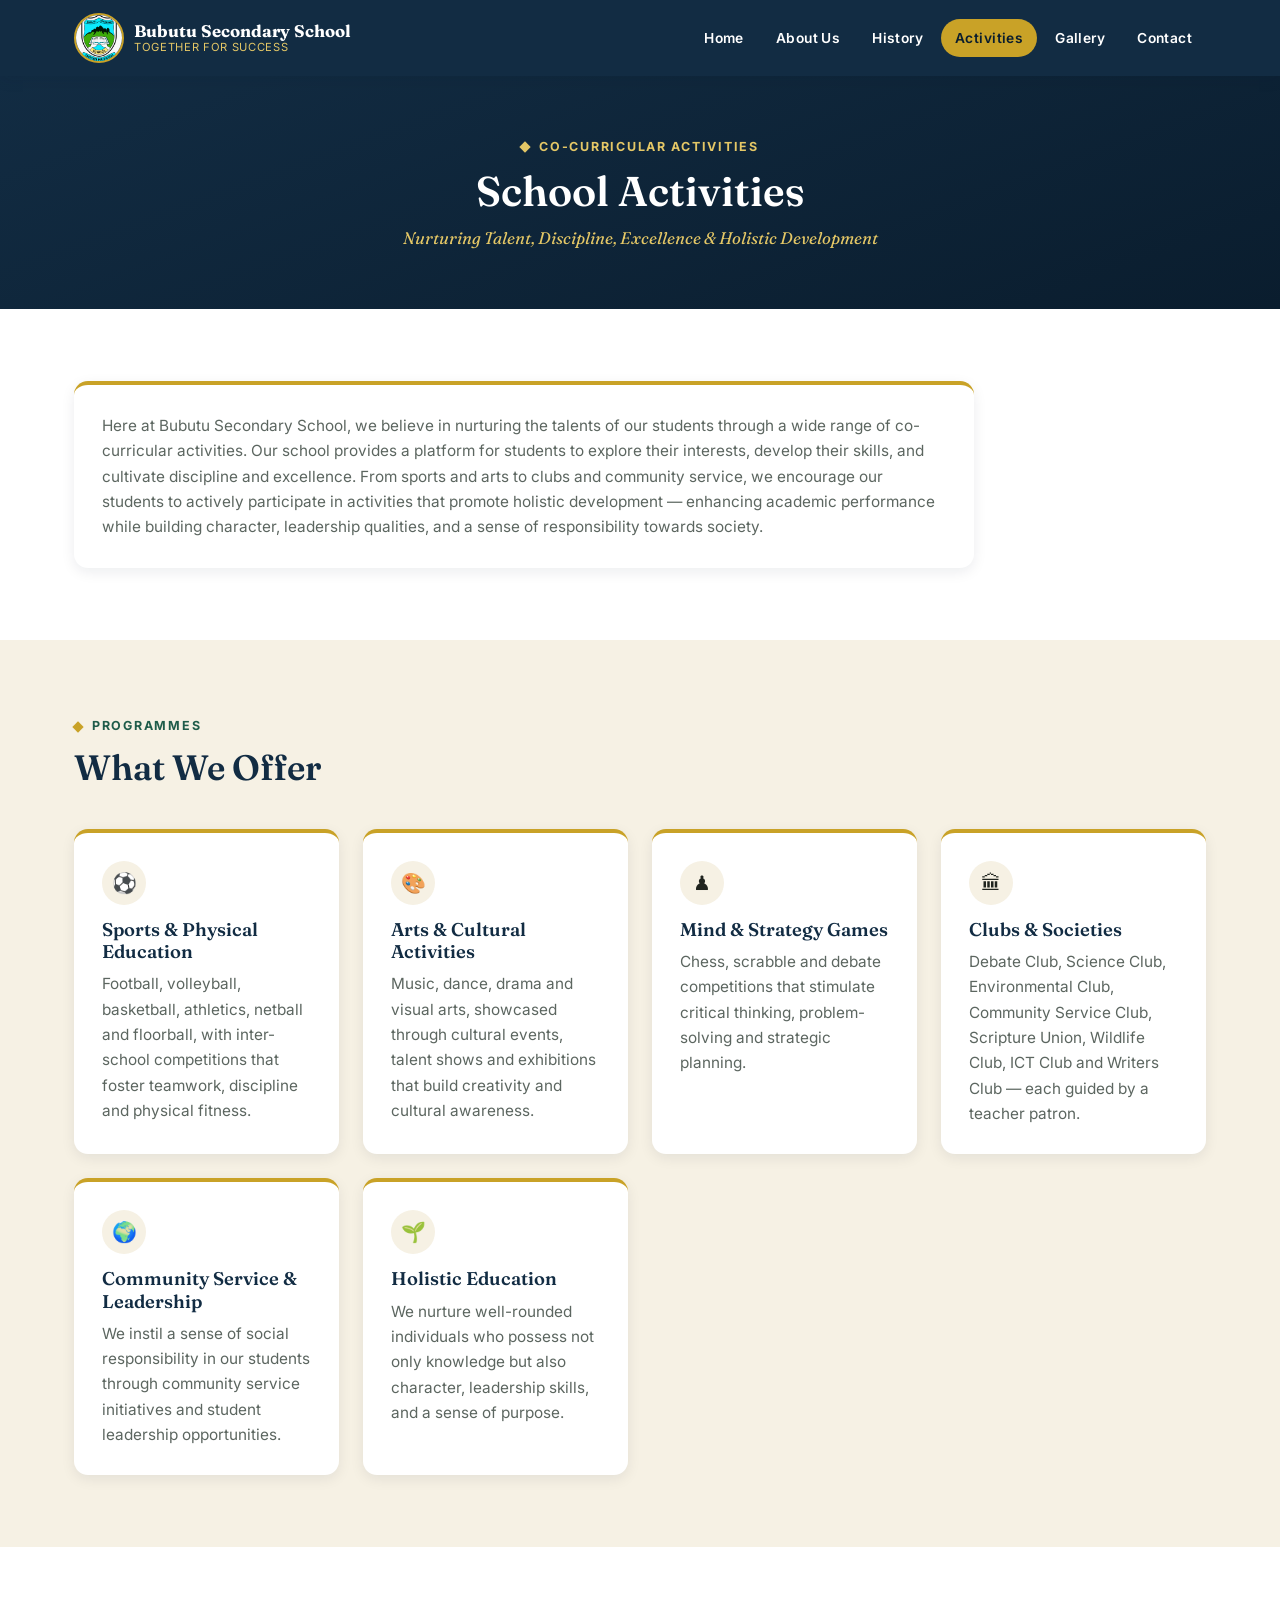
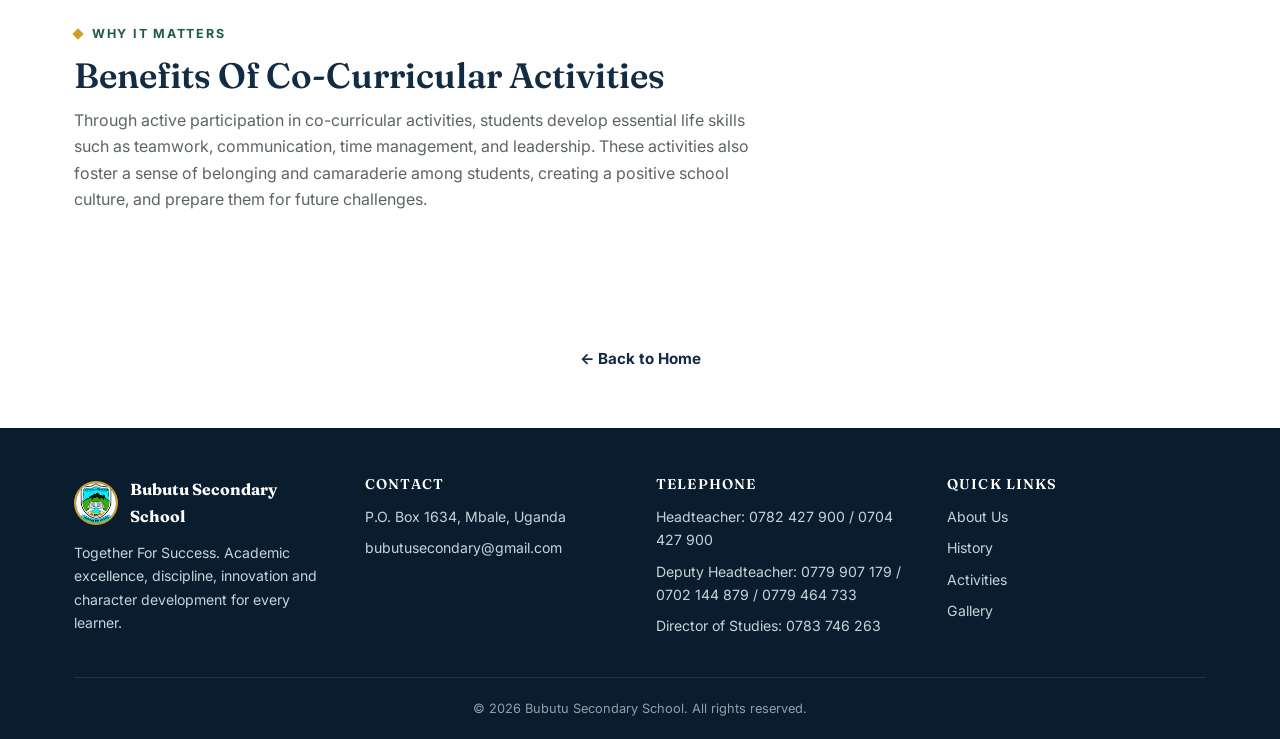
<file: activities.html>
<!DOCTYPE html>
<html lang="en">
<head>
    <meta charset="UTF-8">
    <meta name="viewport" content="width=device-width, initial-scale=1.0">
    <title>School Activities — Bubutu Secondary School</title>
    <link rel="preconnect" href="https://fonts.googleapis.com">
    <link href="https://fonts.googleapis.com/css2?family=Fraunces:wght@500;600;700&family=Inter:wght@400;500;600;700&display=swap" rel="stylesheet">
    <link rel="stylesheet" href="style.css">
</head>
<body>

    <header class="site-header">
        <div class="container">
            <a href="index.html" class="brand">
                <img src="IMG-20260710-WA0066.jpg" alt="Bubutu Secondary School logo" class="brand-mark">
                <span class="brand-text">
                    <span class="name">Bubutu Secondary School</span>
                    <span class="tagline">Together For Success</span>
                </span>
            </a>
            <button class="menu-toggle" aria-label="Toggle menu" aria-expanded="false" aria-controls="nav-links">
                <span class="bar"></span><span class="bar"></span><span class="bar"></span>
            </button>
            <nav id="nav-links" class="nav-links" aria-label="Primary">
                <a href="index.html">Home</a>
                <a href="ADMINS.html">About Us</a>
                <a href="history.html">History</a>
                <a href="activities.html">Activities</a>
                <a href="images.html">Gallery</a>
                <a href="index.html#contact">Contact</a>
            </nav>
        </div>
    </header>
    <div class="nav-overlay"></div>

    <section class="page-hero">
        <div class="container">
            <span class="eyebrow hero-eyebrow" style="justify-content:center;">Co-Curricular Activities</span>
            <h1>School Activities</h1>
            <p>Nurturing Talent, Discipline, Excellence &amp; Holistic Development</p>
        </div>
    </section>

    <section class="section">
        <div class="container">
            <div class="card reveal prose" style="max-width:900px;">
                <p>Here at Bubutu Secondary School, we believe in nurturing the talents of our students through a wide range of co-curricular activities. Our school provides a platform for students to explore their interests, develop their skills, and cultivate discipline and excellence. From sports and arts to clubs and community service, we encourage our students to actively participate in activities that promote holistic development — enhancing academic performance while building character, leadership qualities, and a sense of responsibility towards society.</p>
            </div>
        </div>
    </section>

    <section class="section section-cream">
        <div class="container">
            <div class="section-head reveal">
                <span class="eyebrow">Programmes</span>
                <h2>What We Offer</h2>
            </div>
            <div class="card-grid reveal">
                <div class="card">
                    <div class="card-icon">⚽</div>
                    <h3>Sports &amp; Physical Education</h3>
                    <p>Football, volleyball, basketball, athletics, netball and floorball, with inter-school competitions that foster teamwork, discipline and physical fitness.</p>
                </div>
                <div class="card">
                    <div class="card-icon">🎨</div>
                    <h3>Arts &amp; Cultural Activities</h3>
                    <p>Music, dance, drama and visual arts, showcased through cultural events, talent shows and exhibitions that build creativity and cultural awareness.</p>
                </div>
                <div class="card">
                    <div class="card-icon">♟</div>
                    <h3>Mind &amp; Strategy Games</h3>
                    <p>Chess, scrabble and debate competitions that stimulate critical thinking, problem-solving and strategic planning.</p>
                </div>
                <div class="card">
                    <div class="card-icon">🏛</div>
                    <h3>Clubs &amp; Societies</h3>
                    <p>Debate Club, Science Club, Environmental Club, Community Service Club, Scripture Union, Wildlife Club, ICT Club and Writers Club — each guided by a teacher patron.</p>
                </div>
                <div class="card">
                    <div class="card-icon">🌍</div>
                    <h3>Community Service &amp; Leadership</h3>
                    <p>We instil a sense of social responsibility in our students through community service initiatives and student leadership opportunities.</p>
                </div>
                <div class="card">
                    <div class="card-icon">🌱</div>
                    <h3>Holistic Education</h3>
                    <p>We nurture well-rounded individuals who possess not only knowledge but also character, leadership skills, and a sense of purpose.</p>
                </div>
            </div>
        </div>
    </section>

    <section class="section">
        <div class="container">
            <div class="section-head reveal">
                <span class="eyebrow">Why It Matters</span>
                <h2>Benefits Of Co-Curricular Activities</h2>
                <p>Through active participation in co-curricular activities, students develop essential life skills such as teamwork, communication, time management, and leadership. These activities also foster a sense of belonging and camaraderie among students, creating a positive school culture, and prepare them for future challenges.</p>
            </div>
        </div>
    </section>

    <div class="back-link-wrap">
        <a href="index.html" class="back-link">&larr; Back to Home</a>
    </div>

    <footer class="site-footer">
        <div class="container">
            <div class="footer-grid">
                <div>
                    <div class="footer-brand">
                        <img src="IMG-20260710-WA0066.jpg" alt="Bubutu Secondary School logo">
                        <span>Bubutu Secondary School</span>
                    </div>
                    <p>Together For Success. Academic excellence, discipline, innovation and character development for every learner.</p>
                </div>
                <div>
                    <h4>Contact</h4>
                    <p>P.O. Box 1634, Mbale, Uganda</p>
                    <a href="mailto:bubutusecondary@gmail.com">bubutusecondary@gmail.com</a>
                </div>
                <div>
                    <h4>Telephone</h4>
                    <p>Headteacher: 0782 427 900 / 0704 427 900</p>
                    <p>Deputy Headteacher: 0779 907 179 / 0702 144 879 / 0779 464 733</p>
                    <p>Director of Studies: 0783 746 263</p>
                </div>
                <div>
                    <h4>Quick Links</h4>
                    <a href="ADMINS.html">About Us</a>
                    <a href="history.html">History</a>
                    <a href="activities.html">Activities</a>
                    <a href="images.html">Gallery</a>
                </div>
            </div>
            <div class="footer-bottom">&copy; 2026 Bubutu Secondary School. All rights reserved.</div>
        </div>
    </footer>

    <script src="script.js"></script>
</body>
</html>
</file>
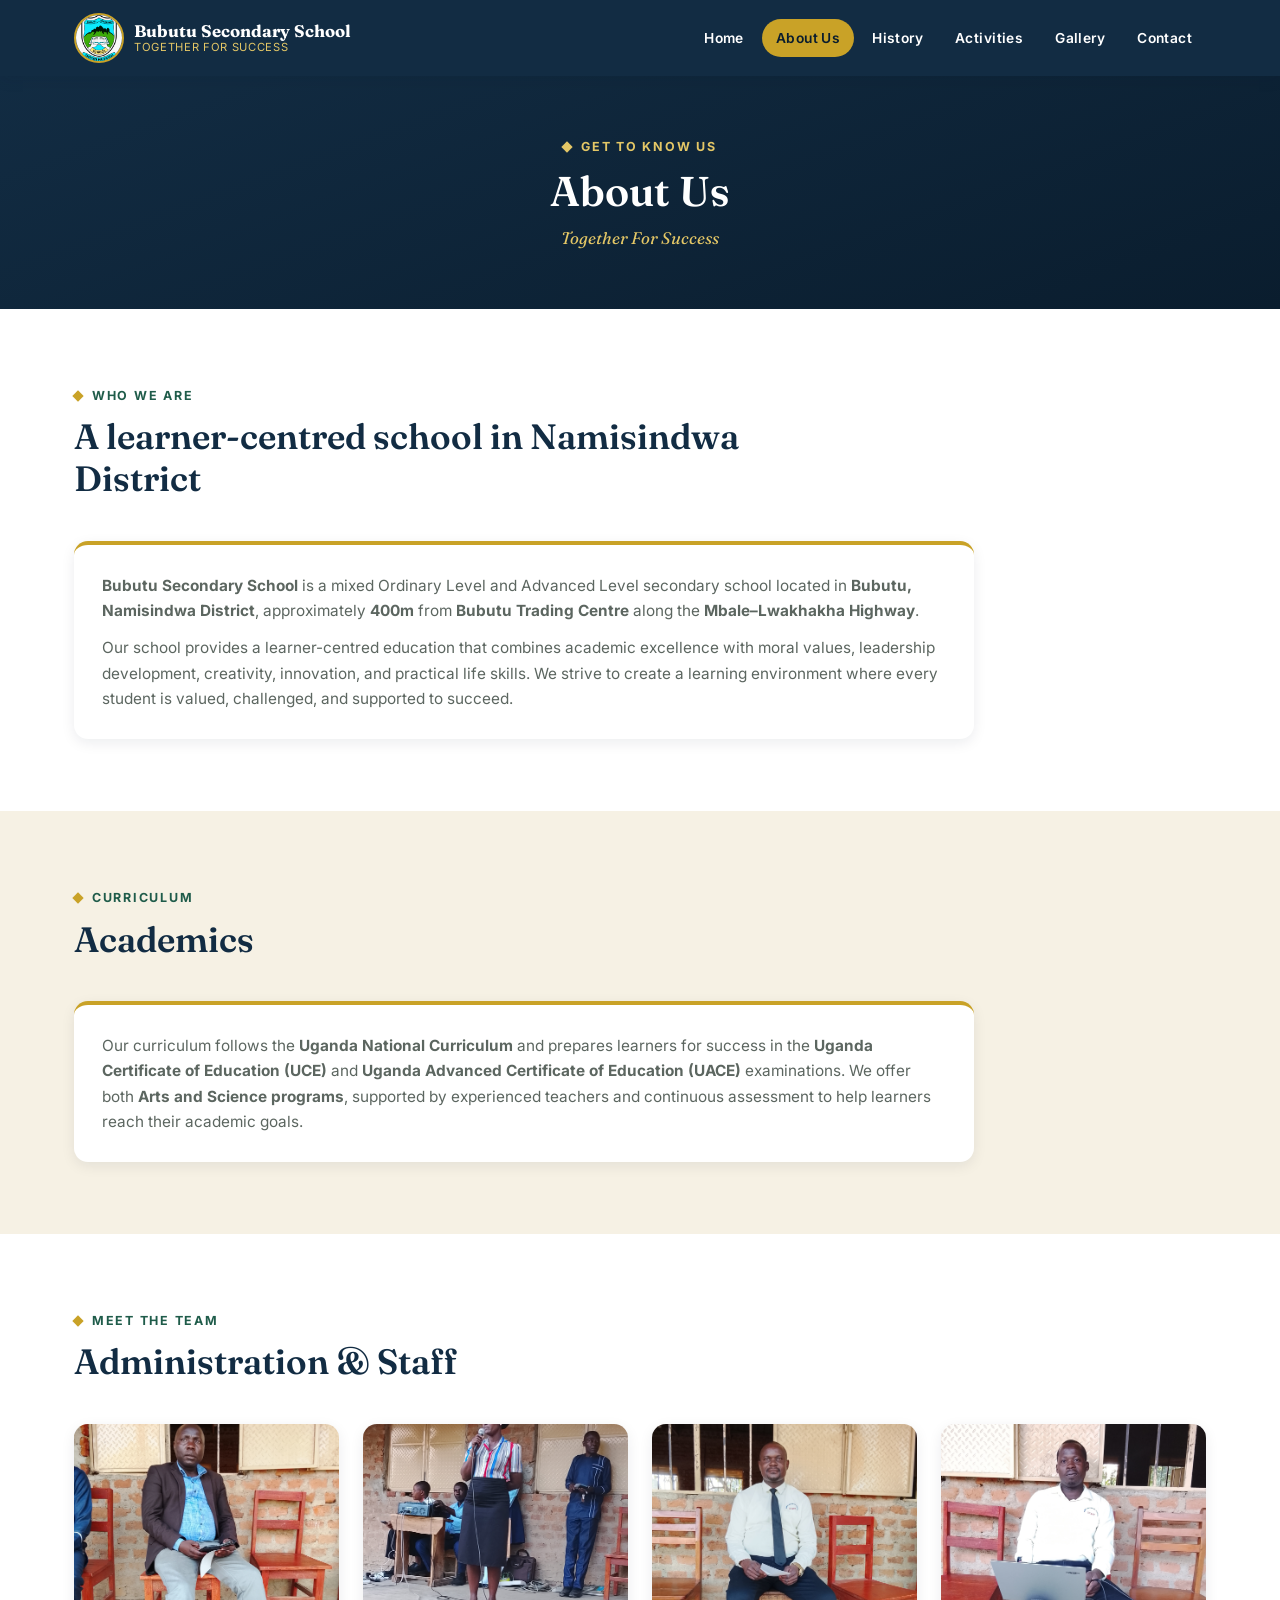
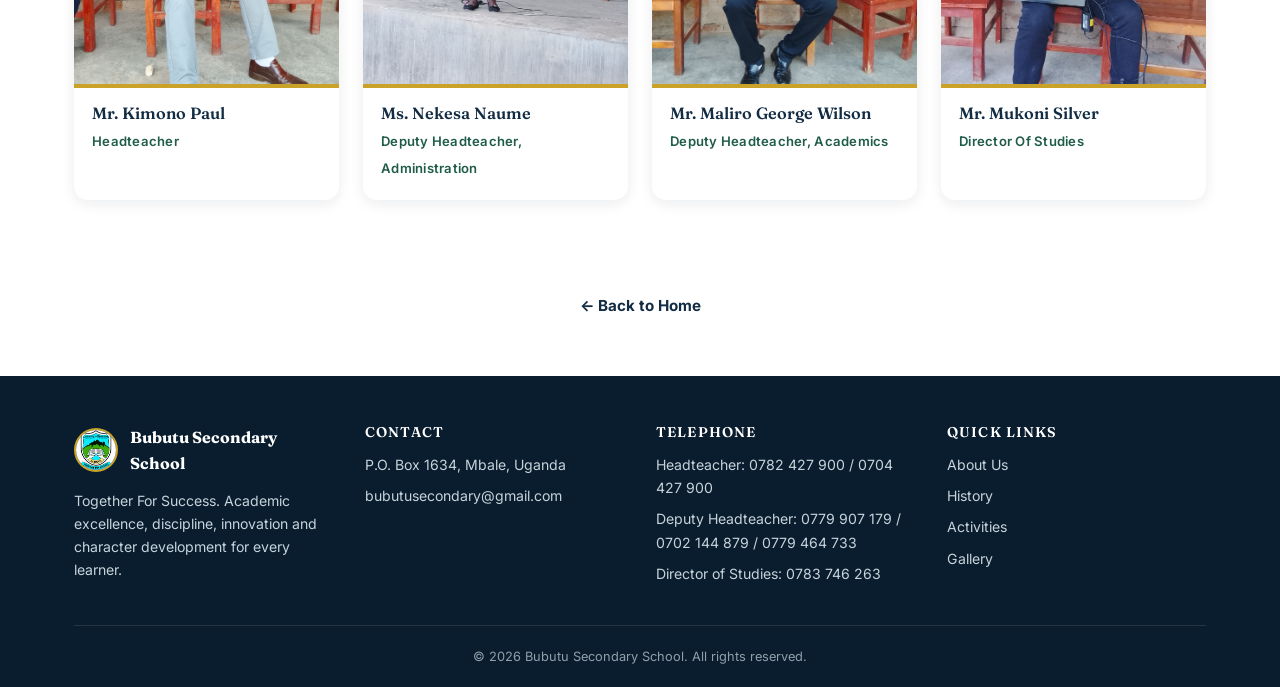
<file: ADMINS.html>
<!DOCTYPE html>
<html lang="en">
<head>
    <meta charset="UTF-8">
    <meta name="viewport" content="width=device-width, initial-scale=1.0">
    <title>About Us — Bubutu Secondary School</title>
    <link rel="preconnect" href="https://fonts.googleapis.com">
    <link href="https://fonts.googleapis.com/css2?family=Fraunces:wght@500;600;700&family=Inter:wght@400;500;600;700&display=swap" rel="stylesheet">
    <link rel="stylesheet" href="style.css">
</head>
<body>

    <header class="site-header">
        <div class="container">
            <a href="index.html" class="brand">
                <img src="IMG-20260710-WA0066.jpg" alt="Bubutu Secondary School logo" class="brand-mark">
                <span class="brand-text">
                    <span class="name">Bubutu Secondary School</span>
                    <span class="tagline">Together For Success</span>
                </span>
            </a>
            <button class="menu-toggle" aria-label="Toggle menu" aria-expanded="false" aria-controls="nav-links">
                <span class="bar"></span><span class="bar"></span><span class="bar"></span>
            </button>
            <nav id="nav-links" class="nav-links" aria-label="Primary">
                <a href="index.html">Home</a>
                <a href="ADMINS.html">About Us</a>
                <a href="history.html">History</a>
                <a href="activities.html">Activities</a>
                <a href="images.html">Gallery</a>
                <a href="index.html#contact">Contact</a>
            </nav>
        </div>
    </header>
    <div class="nav-overlay"></div>

    <section class="page-hero">
        <div class="container">
            <span class="eyebrow hero-eyebrow" style="justify-content:center;">Get To Know Us</span>
            <h1>About Us</h1>
            <p>Together For Success</p>
        </div>
    </section>

    <section class="section">
        <div class="container">
            <div class="section-head reveal">
                <span class="eyebrow">Who We Are</span>
                <h2>A learner-centred school in Namisindwa District</h2>
            </div>
            <div class="card reveal prose" style="max-width:900px;">
                <p><b>Bubutu Secondary School</b> is a mixed Ordinary Level and Advanced Level secondary school located in <b>Bubutu, Namisindwa District</b>, approximately <b>400m</b> from <b>Bubutu Trading Centre</b> along the <b>Mbale–Lwakhakha Highway</b>.</p>
                <p>Our school provides a learner-centred education that combines academic excellence with moral values, leadership development, creativity, innovation, and practical life skills. We strive to create a learning environment where every student is valued, challenged, and supported to succeed.</p>
            </div>
        </div>
    </section>

    <section class="section section-cream">
        <div class="container">
            <div class="section-head reveal">
                <span class="eyebrow">Curriculum</span>
                <h2>Academics</h2>
            </div>
            <div class="card reveal" style="max-width:900px;">
                <p>Our curriculum follows the <b>Uganda National Curriculum</b> and prepares learners for success in the <b>Uganda Certificate of Education (UCE)</b> and <b>Uganda Advanced Certificate of Education (UACE)</b> examinations. We offer both <b>Arts and Science programs</b>, supported by experienced teachers and continuous assessment to help learners reach their academic goals.</p>
            </div>
        </div>
    </section>

    <section class="section">
        <div class="container">
            <div class="section-head reveal">
                <span class="eyebrow">Meet The Team</span>
                <h2>Administration &amp; Staff</h2>
            </div>
            <div class="card-grid reveal">
                <div class="card-media">
                    <img src="IMG_20260706_171245.jpg" alt="Mr. Kimono Paul, Headteacher">
                    <div class="card-media-body">
                        <h3>Mr. Kimono Paul</h3>
                        <span>Headteacher</span>
                    </div>
                </div>
                <div class="card-media">
                    <img src="IMG_20260706_173821.jpg" alt="Ms. Nekesa Naume, Deputy Headteacher Administration">
                    <div class="card-media-body">
                        <h3>Ms. Nekesa Naume</h3>
                        <span>Deputy Headteacher, Administration</span>
                    </div>
                </div>
                <div class="card-media">
                    <img src="IMG_20260706_171310.jpg" alt="Mr. Maliro George Wilson, Deputy Headteacher Academics">
                    <div class="card-media-body">
                        <h3>Mr. Maliro George Wilson</h3>
                        <span>Deputy Headteacher, Academics</span>
                    </div>
                </div>
                <div class="card-media">
                    <img src="IMG_20260706_175711.jpg" alt="Mr. Mukoni Silver, Director of Studies">
                    <div class="card-media-body">
                        <h3>Mr. Mukoni Silver</h3>
                        <span>Director Of Studies</span>
                    </div>
                </div>
            </div>
        </div>
    </section>

    <div class="back-link-wrap">
        <a href="index.html" class="back-link">&larr; Back to Home</a>
    </div>

    <footer class="site-footer">
        <div class="container">
            <div class="footer-grid">
                <div>
                    <div class="footer-brand">
                        <img src="IMG-20260710-WA0066.jpg" alt="Bubutu Secondary School logo">
                        <span>Bubutu Secondary School</span>
                    </div>
                    <p>Together For Success. Academic excellence, discipline, innovation and character development for every learner.</p>
                </div>
                <div>
                    <h4>Contact</h4>
                    <p>P.O. Box 1634, Mbale, Uganda</p>
                    <a href="mailto:bubutusecondary@gmail.com">bubutusecondary@gmail.com</a>
                </div>
                <div>
                    <h4>Telephone</h4>
                    <p>Headteacher: 0782 427 900 / 0704 427 900</p>
                    <p>Deputy Headteacher: 0779 907 179 / 0702 144 879 / 0779 464 733</p>
                    <p>Director of Studies: 0783 746 263</p>
                </div>
                <div>
                    <h4>Quick Links</h4>
                    <a href="ADMINS.html">About Us</a>
                    <a href="history.html">History</a>
                    <a href="activities.html">Activities</a>
                    <a href="images.html">Gallery</a>
                </div>
            </div>
            <div class="footer-bottom">&copy; 2026 Bubutu Secondary School. All rights reserved.</div>
        </div>
    </footer>

    <script src="script.js"></script>
</body>
</html>
</file>
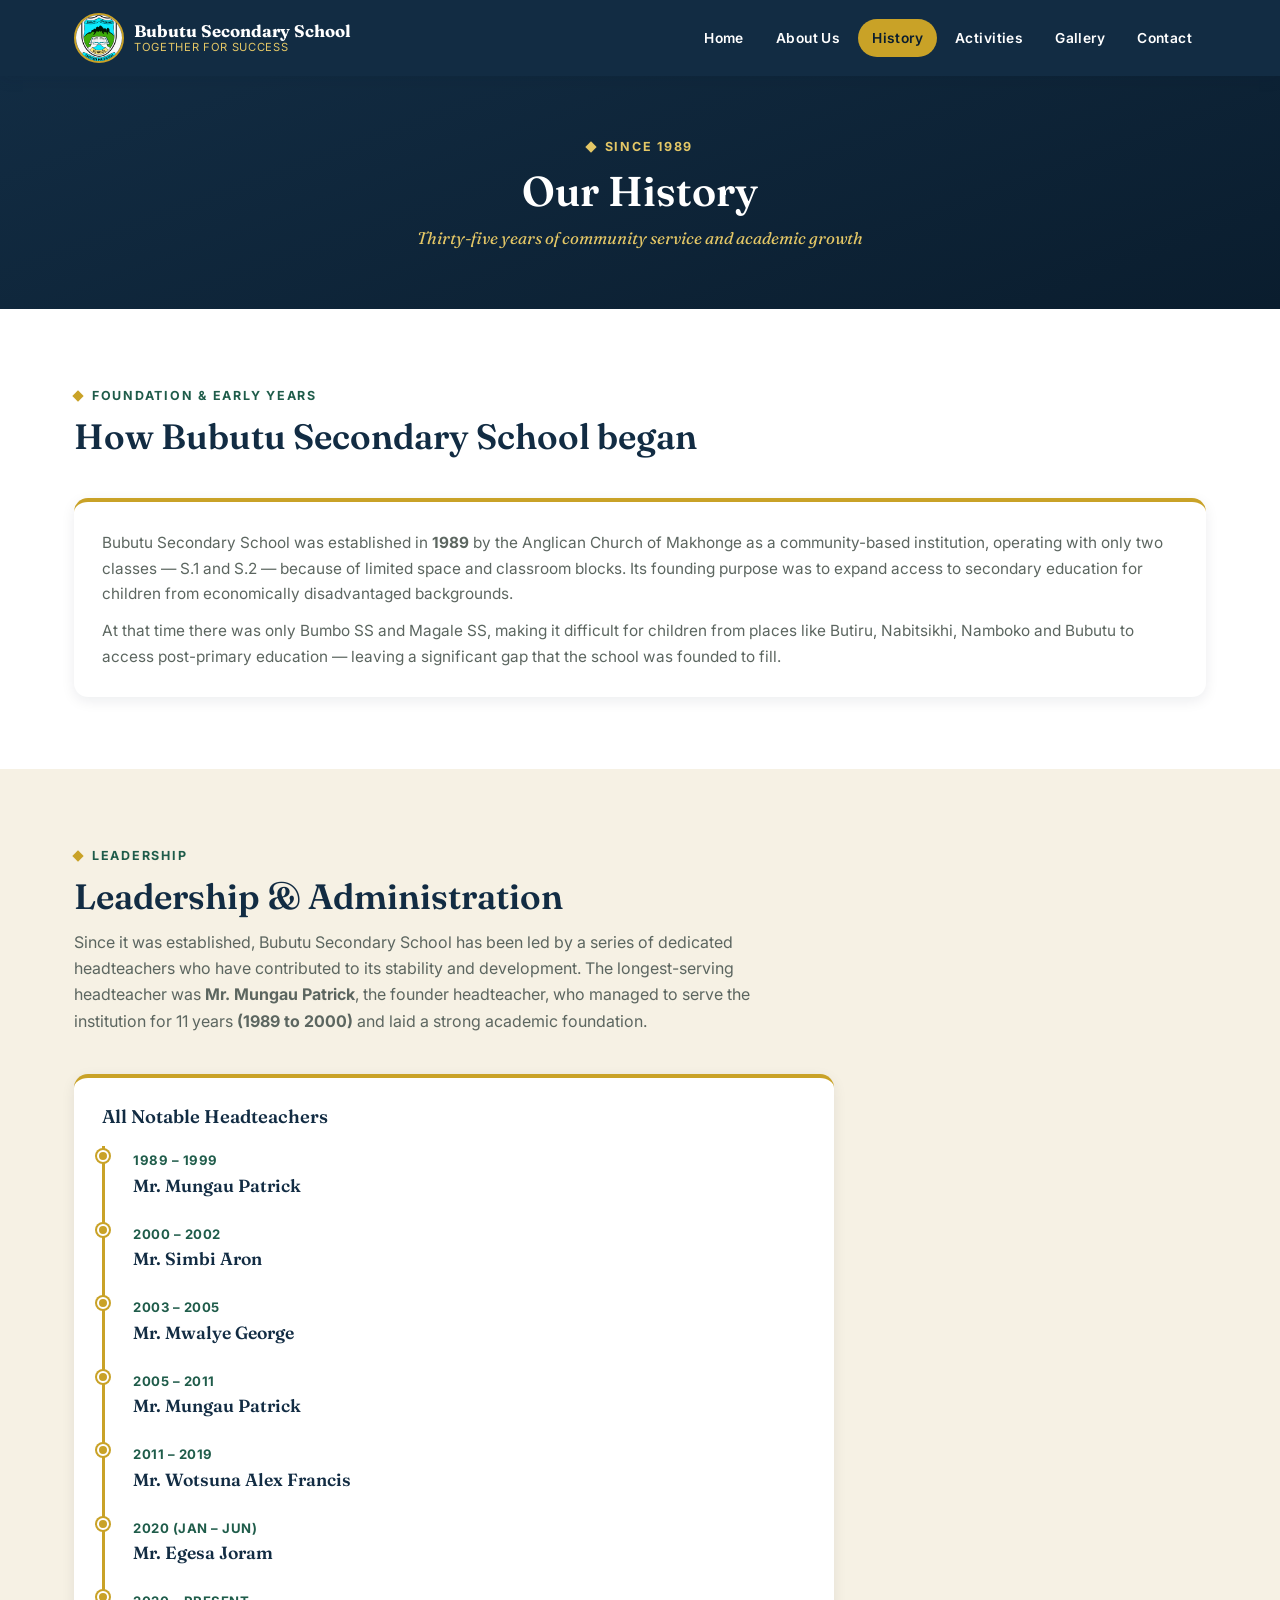
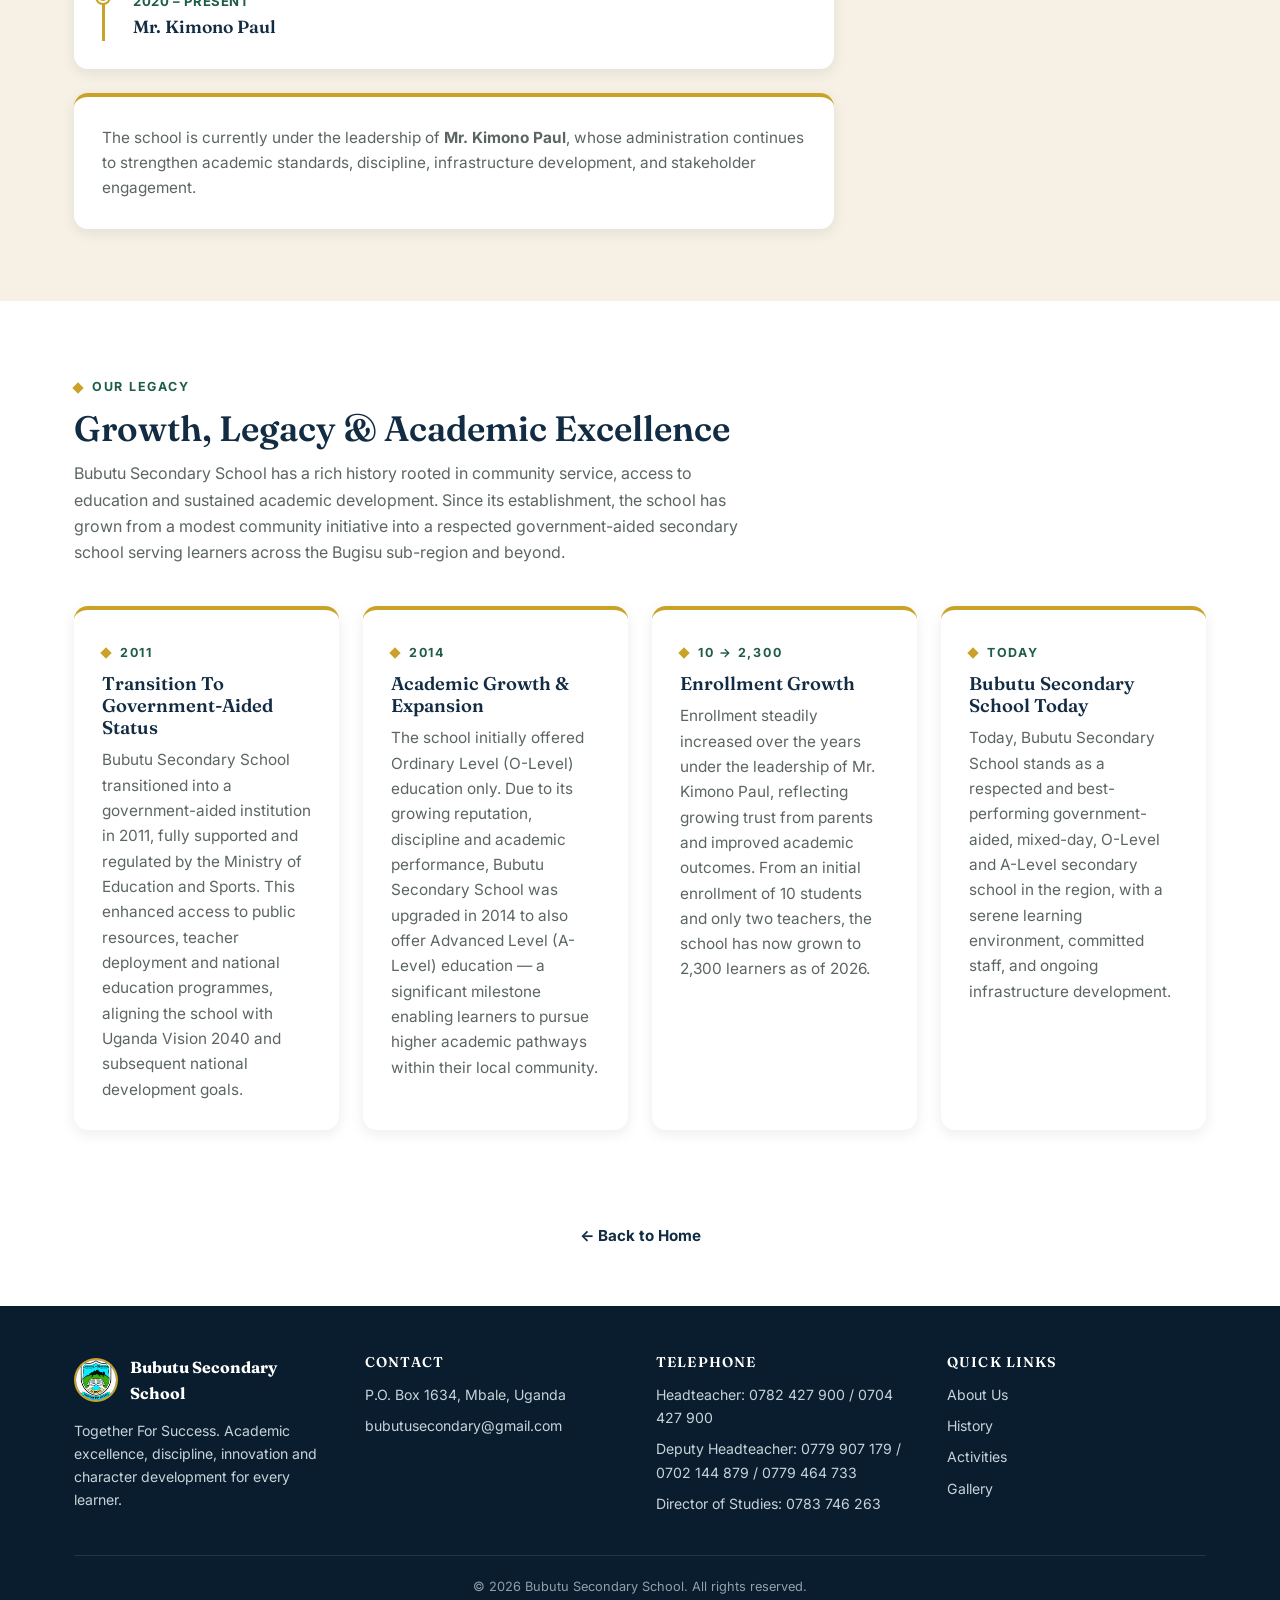
<file: history.html>
<!DOCTYPE html>
<html lang="en">
<head>
    <meta charset="UTF-8">
    <meta name="viewport" content="width=device-width, initial-scale=1.0">
    <title>Our History — Bubutu Secondary School</title>
    <link rel="preconnect" href="https://fonts.googleapis.com">
    <link href="https://fonts.googleapis.com/css2?family=Fraunces:wght@500;600;700&family=Inter:wght@400;500;600;700&display=swap" rel="stylesheet">
    <link rel="stylesheet" href="style.css">
</head>
<body>

    <header class="site-header">
        <div class="container">
            <a href="index.html" class="brand">
                <img src="IMG-20260710-WA0066.jpg" alt="Bubutu Secondary School logo" class="brand-mark">
                <span class="brand-text">
                    <span class="name">Bubutu Secondary School</span>
                    <span class="tagline">Together For Success</span>
                </span>
            </a>
            <button class="menu-toggle" aria-label="Toggle menu" aria-expanded="false" aria-controls="nav-links">
                <span class="bar"></span><span class="bar"></span><span class="bar"></span>
            </button>
            <nav id="nav-links" class="nav-links" aria-label="Primary">
                <a href="index.html">Home</a>
                <a href="ADMINS.html">About Us</a>
                <a href="history.html">History</a>
                <a href="activities.html">Activities</a>
                <a href="images.html">Gallery</a>
                <a href="index.html#contact">Contact</a>
            </nav>
        </div>
    </header>
    <div class="nav-overlay"></div>

    <section class="page-hero">
        <div class="container">
            <span class="eyebrow hero-eyebrow" style="justify-content:center;">Since 1989</span>
            <h1>Our History</h1>
            <p>Thirty-five years of community service and academic growth</p>
        </div>
    </section>

    <section class="section">
        <div class="container">
            <div class="section-head reveal">
                <span class="eyebrow">Foundation &amp; Early Years</span>
                <h2>How Bubutu Secondary School began</h2>
            </div>
            <div class="card reveal prose">
                <p>Bubutu Secondary School was established in <b>1989</b> by the Anglican Church of Makhonge as a community-based institution, operating with only two classes — S.1 and S.2 — because of limited space and classroom blocks. Its founding purpose was to expand access to secondary education for children from economically disadvantaged backgrounds.</p>
                <p>At that time there was only Bumbo SS and Magale SS, making it difficult for children from places like Butiru, Nabitsikhi, Namboko and Bubutu to access post-primary education — leaving a significant gap that the school was founded to fill.</p>
            </div>
        </div>
    </section>

    <section class="section section-cream">
        <div class="container">
            <div class="section-head reveal">
                <span class="eyebrow">Leadership</span>
                <h2>Leadership &amp; Administration</h2>
                <p>Since it was established, Bubutu Secondary School has been led by a series of dedicated headteachers who have contributed to its stability and development. The longest-serving headteacher was <b>Mr. Mungau Patrick</b>, the founder headteacher, who managed to serve the institution for 11 years <b>(1989 to 2000)</b> and laid a strong academic foundation.</p>
            </div>

            <div class="card reveal" style="max-width:760px;">
                <h3 style="margin-bottom:18px;">All Notable Headteachers</h3>
                <div class="timeline">
                    <div class="timeline-item">
                        <span class="years">1989 – 1999</span>
                        <h4>Mr. Mungau Patrick</h4>
                    </div>
                    <div class="timeline-item">
                        <span class="years">2000 – 2002</span>
                        <h4>Mr. Simbi Aron</h4>
                    </div>
                    <div class="timeline-item">
                        <span class="years">2003 – 2005</span>
                        <h4>Mr. Mwalye George</h4>
                    </div>
                    <div class="timeline-item">
                        <span class="years">2005 – 2011</span>
                        <h4>Mr. Mungau Patrick</h4>
                    </div>
                    <div class="timeline-item">
                        <span class="years">2011 – 2019</span>
                        <h4>Mr. Wotsuna Alex Francis</h4>
                    </div>
                    <div class="timeline-item">
                        <span class="years">2020 (Jan – Jun)</span>
                        <h4>Mr. Egesa Joram</h4>
                    </div>
                    <div class="timeline-item">
                        <span class="years">2020 – Present</span>
                        <h4>Mr. Kimono Paul</h4>
                    </div>
                </div>
            </div>

            <div class="card reveal prose" style="margin-top:24px; max-width:760px;">
                <p>The school is currently under the leadership of <b>Mr. Kimono Paul</b>, whose administration continues to strengthen academic standards, discipline, infrastructure development, and stakeholder engagement.</p>
            </div>
        </div>
    </section>

    <section class="section">
        <div class="container">
            <div class="section-head reveal">
                <span class="eyebrow">Our Legacy</span>
                <h2>Growth, Legacy &amp; Academic Excellence</h2>
                <p>Bubutu Secondary School has a rich history rooted in community service, access to education and sustained academic development. Since its establishment, the school has grown from a modest community initiative into a respected government-aided secondary school serving learners across the Bugisu sub-region and beyond.</p>
            </div>

            <div class="card-grid reveal">
                <div class="card">
                    <span class="eyebrow">2011</span>
                    <h3>Transition To Government-Aided Status</h3>
                    <p>Bubutu Secondary School transitioned into a government-aided institution in 2011, fully supported and regulated by the Ministry of Education and Sports. This enhanced access to public resources, teacher deployment and national education programmes, aligning the school with Uganda Vision 2040 and subsequent national development goals.</p>
                </div>
                <div class="card">
                    <span class="eyebrow">2014</span>
                    <h3>Academic Growth &amp; Expansion</h3>
                    <p>The school initially offered Ordinary Level (O-Level) education only. Due to its growing reputation, discipline and academic performance, Bubutu Secondary School was upgraded in 2014 to also offer Advanced Level (A-Level) education — a significant milestone enabling learners to pursue higher academic pathways within their local community.</p>
                </div>
                <div class="card">
                    <span class="eyebrow">10 → 2,300</span>
                    <h3>Enrollment Growth</h3>
                    <p>Enrollment steadily increased over the years under the leadership of Mr. Kimono Paul, reflecting growing trust from parents and improved academic outcomes. From an initial enrollment of 10 students and only two teachers, the school has now grown to 2,300 learners as of 2026.</p>
                </div>
                <div class="card">
                    <span class="eyebrow">Today</span>
                    <h3>Bubutu Secondary School Today</h3>
                    <p>Today, Bubutu Secondary School stands as a respected and best-performing government-aided, mixed-day, O-Level and A-Level secondary school in the region, with a serene learning environment, committed staff, and ongoing infrastructure development.</p>
                </div>
            </div>
        </div>
    </section>

    <div class="back-link-wrap">
        <a href="index.html" class="back-link">&larr; Back to Home</a>
    </div>

    <footer class="site-footer">
        <div class="container">
            <div class="footer-grid">
                <div>
                    <div class="footer-brand">
                        <img src="IMG-20260710-WA0066.jpg" alt="Bubutu Secondary School logo">
                        <span>Bubutu Secondary School</span>
                    </div>
                    <p>Together For Success. Academic excellence, discipline, innovation and character development for every learner.</p>
                </div>
                <div>
                    <h4>Contact</h4>
                    <p>P.O. Box 1634, Mbale, Uganda</p>
                    <a href="mailto:bubutusecondary@gmail.com">bubutusecondary@gmail.com</a>
                </div>
                <div>
                    <h4>Telephone</h4>
                    <p>Headteacher: 0782 427 900 / 0704 427 900</p>
                    <p>Deputy Headteacher: 0779 907 179 / 0702 144 879 / 0779 464 733</p>
                    <p>Director of Studies: 0783 746 263</p>
                </div>
                <div>
                    <h4>Quick Links</h4>
                    <a href="ADMINS.html">About Us</a>
                    <a href="history.html">History</a>
                    <a href="activities.html">Activities</a>
                    <a href="images.html">Gallery</a>
                </div>
            </div>
            <div class="footer-bottom">&copy; 2026 Bubutu Secondary School. All rights reserved.</div>
        </div>
    </footer>

    <script src="script.js"></script>
</body>
</html>
</file>
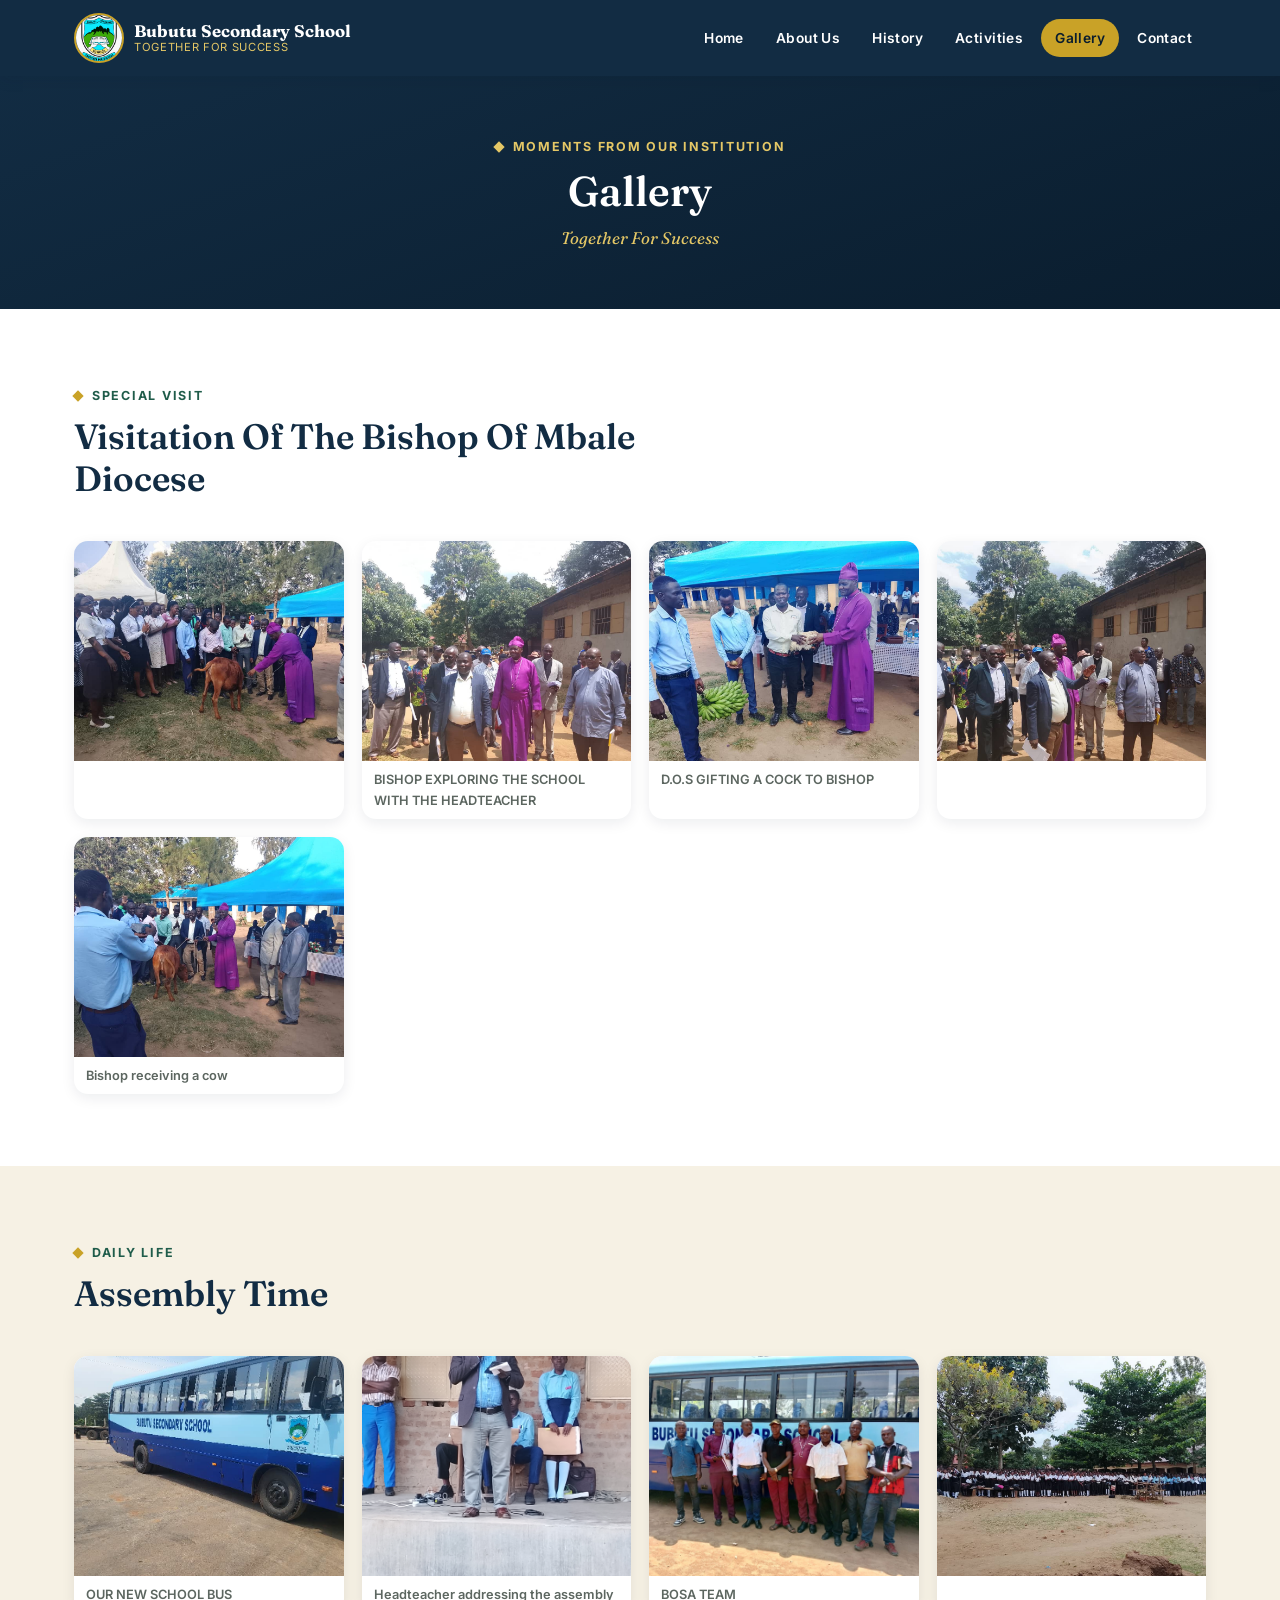
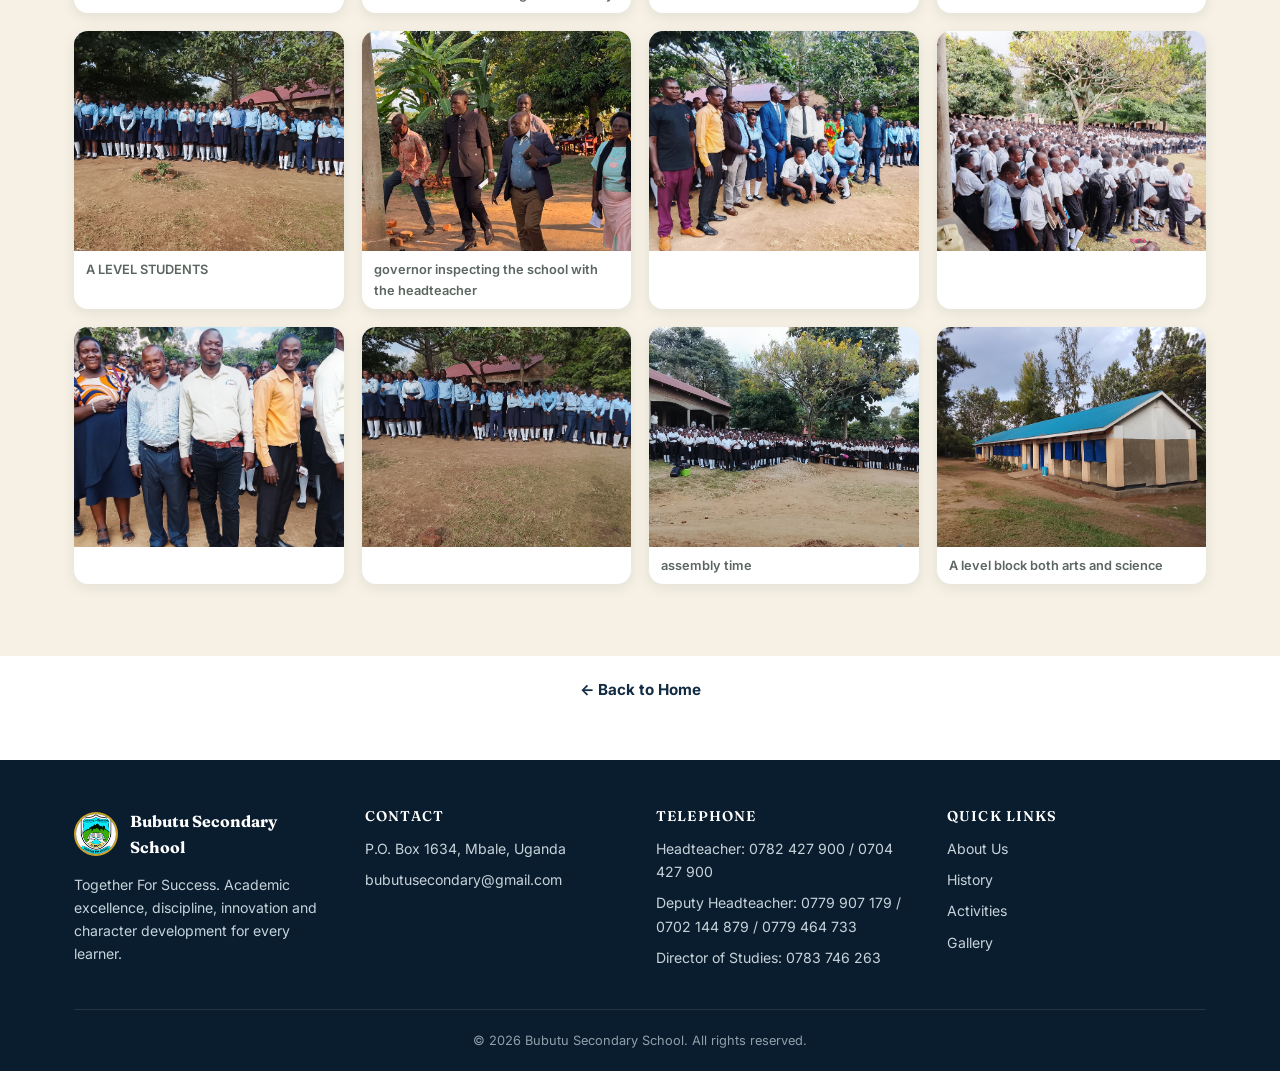
<file: images.html>
<!DOCTYPE html>
<html lang="en">
<head>
    <meta charset="UTF-8">
    <meta name="viewport" content="width=device-width, initial-scale=1.0">
    <title>Gallery — Bubutu Secondary School</title>
    <link rel="preconnect" href="https://fonts.googleapis.com">
    <link href="https://fonts.googleapis.com/css2?family=Fraunces:wght@500;600;700&family=Inter:wght@400;500;600;700&display=swap" rel="stylesheet">
    <link rel="stylesheet" href="style.css">
</head>
<body>

    <header class="site-header">
        <div class="container">
            <a href="index.html" class="brand">
                <img src="IMG-20260710-WA0066.jpg" alt="Bubutu Secondary School logo" class="brand-mark">
                <span class="brand-text">
                    <span class="name">Bubutu Secondary School</span>
                    <span class="tagline">Together For Success</span>
                </span>
            </a>
            <button class="menu-toggle" aria-label="Toggle menu" aria-expanded="false" aria-controls="nav-links">
                <span class="bar"></span><span class="bar"></span><span class="bar"></span>
            </button>
            <nav id="nav-links" class="nav-links" aria-label="Primary">
                <a href="index.html">Home</a>
                <a href="ADMINS.html">About Us</a>
                <a href="history.html">History</a>
                <a href="activities.html">Activities</a>
                <a href="images.html">Gallery</a>
                <a href="index.html#contact">Contact</a>
            </nav>
        </div>
    </header>
    <div class="nav-overlay"></div>

    <section class="page-hero">
        <div class="container">
            <span class="eyebrow hero-eyebrow" style="justify-content:center;">Moments From Our institution</span>
            <h1>Gallery</h1>
            <p>Together For Success</p>
        </div>
    </section>

    <section class="section">
        <div class="container">
            <div class="section-head reveal">
                <span class="eyebrow">Special Visit</span>
                <h2>Visitation Of The Bishop Of Mbale Diocese</h2>
            </div>
            <div class="gallery-grid reveal">
                <figure>
                    <img src="IMG-20260702-WA0032.jpg" alt="Bishop's visitation">
                </figure>
                <figure>
                    <img src="IMG-20260702-WA0054.jpg" alt="Bishop's visitation">
                    <figcaption>BISHOP EXPLORING THE SCHOOL WITH THE HEADTEACHER</figcaption>
                </figure>
                <figure>
                    <img src="IMG-20260702-WA0052.jpg" alt="Bishop's visitation">
                    <figcaption>D.O.S GIFTING A COCK TO BISHOP</figcaption>
                </figure>
                <figure>
                    <img src="IMG-20260702-WA0053.jpg" alt="Bishop's visitation">
                </figure>
                   <figure>
                    <img src="IMG-20260702-WA0056.jpg" alt="Bishop receiving a cow">
                    <figcaption>Bishop receiving a cow</figcaption>
                </figure>
            </div>
        </div>
    </section>

    <section class="section section-cream">
        <div class="container">
            <div class="section-head reveal">
                <span class="eyebrow">Daily Life</span>
                <h2>Assembly Time</h2>
            </div>
            <div class="gallery-grid reveal">
                <figure>
                    <img src="IMG-20260807-WA0030.jpg" alt="SCHOOL BUS">
                    <figcaption>OUR NEW SCHOOL BUS</figcaption>
                </figure>
                <figure>
                    <img src="IMG_20260706_174700 (1).jpg" alt="Headteacher addressing the assembly">
                    <figcaption>Headteacher addressing the assembly</figcaption>
                </figure>
                <figure>
                    <img src="IMG-20260817-WA0052.jpg" alt="BOSA TEAM">
                    <figcaption>BOSA TEAM</figcaption>
                </figure>
                <figure>
                    <img src="IMG-20260703-WA0010.jpg" alt="School assembly">
                </figure>
                <figure>
                    <img src="IMG_20260706_170245.jpg" alt="School assembly">
                    <figcaption>A LEVEL STUDENTS </figcaption>
                </figure>
                <figure>
                    <img src="IMG-20260812-WA0015.jpg" alt="School assembly">
                    <figcaption>governor inspecting the school with the headteacher</figcaption>
                </figure>
                <figure>
                    <img src="IMG_20260706_173040.jpg" alt="School assembly">
                </figure>
                <figure>
                    <img src="IMG_20260706_170038.jpg" alt="School assembly">
                </figure>
                <figure>
                    <img src="IMG_20260706_173003.jpg" alt="School assembly">
                </figure>
                <figure>
                    <img src="IMG_20260706_170241.jpg" alt="School assembly">
                </figure>
                <figure>
                    <img src="IMG-20260703-WA0012.jpg" alt="School assembly">
                    <figcaption>assembly time</figcaption>
                </figure>
                <figure>
                    <img src="IMG_20260706_170648.jpg" alt="School assembly">
                    <figcaption>A level block both arts and science</figcaption>
                </figure>
            </div>
        </div>
    </section>

    <div class="back-link-wrap">
        <a href="index.html" class="back-link">&larr; Back to Home</a>
    </div>

    <footer class="site-footer">
        <div class="container">
            <div class="footer-grid">
                <div>
                    <div class="footer-brand">
                        <img src="IMG-20260710-WA0066.jpg" alt="Bubutu Secondary School logo">
                        <span>Bubutu Secondary School</span>
                    </div>
                    <p>Together For Success. Academic excellence, discipline, innovation and character development for every learner.</p>
                </div>
                <div>
                    <h4>Contact</h4>
                    <p>P.O. Box 1634, Mbale, Uganda</p>
                    <a href="mailto:bubutusecondary@gmail.com">bubutusecondary@gmail.com</a>
                </div>
                <div>
                    <h4>Telephone</h4>
                    <p>Headteacher: 0782 427 900 / 0704 427 900</p>
                    <p>Deputy Headteacher: 0779 907 179 / 0702 144 879 / 0779 464 733</p>
                    <p>Director of Studies: 0783 746 263</p>
                </div>
                <div>
                    <h4>Quick Links</h4>
                    <a href="ADMINS.html">About Us</a>
                    <a href="history.html">History</a>
                    <a href="activities.html">Activities</a>
                    <a href="images.html">Gallery</a>
                </div>
            </div>
            <div class="footer-bottom">&copy; 2026 Bubutu Secondary School. All rights reserved.</div>
        </div>
    </footer>

    <script src="script.js"></script>
</body>
</html>
</file>
<file: style.css>
/* =========================================================
   BUBUTU SECONDARY SCHOOL — SITE STYLESHEET
   Responsive layout optimized for iPhone and Android devices.
   ========================================================= */

:root {
  /* ---- Colour Tokens ---- */
  --navy:        #122C43;
  --navy-dark:   #0A1D2E;
  --green:       #1F5C4A;
  --gold:        #C9A227;
  --gold-light:  #E4C766;
  --cream:       #F6F1E4;
  --paper:       #FFFFFF;
  --ink:         #20241F;
  --muted:       #5C6660;
  --line:        #E4DFC9;

  /* ---- Type ---- */
  --font-display: 'Fraunces', Georgia, 'Times New Roman', serif;
  --font-body: 'Inter', -apple-system, BlinkMacSystemFont, 'Segoe UI', Roboto, sans-serif;

  /* ---- Layout ---- */
  --max-width: 1180px;
  --radius: 14px;
  --shadow: 0 10px 30px rgba(10, 29, 46, 0.10);
  --shadow-sm: 0 4px 14px rgba(10, 29, 46, 0.08);
  --header-h: 76px;
}

/* =========================================================
   RESET & BASE STYLES
   ========================================================= */
*, *::before, *::after {
  box-sizing: border-box;
  margin: 0;
  padding: 0;
}

html {
  scroll-behavior: smooth;
  scroll-padding-top: calc(var(--header-h) + 16px);
  /* Prevent horizontal scroll on mobile browsers */
  overflow-x: hidden;
  width: 100%;
}

body {
  font-family: var(--font-body);
  color: var(--ink);
  background-color: var(--paper);
  line-height: 1.65;
  -webkit-font-smoothing: antialiased;
  -webkit-text-size-adjust: 100%;
  overflow-x: hidden;
  width: 100%;
}

img {
  max-width: 100%;
  height: auto;
  display: block;
}

a {
  color: inherit;
  text-decoration: none;
}

ul {
  list-style: none;
}

h1, h2, h3, h4, h5 {
  font-family: var(--font-display);
  line-height: 1.2;
  color: var(--navy);
  font-weight: 600;
  overflow-wrap: break-word;
}

.container {
  width: 100%;
  max-width: var(--max-width);
  margin-inline: auto;
  padding-inline: clamp(16px, 4vw, 24px);
  padding-left: max(clamp(16px, 4vw, 24px), env(safe-area-inset-left));
  padding-right: max(clamp(16px, 4vw, 24px), env(safe-area-inset-right));
}

.visually-hidden {
  position: absolute;
  width: 1px; height: 1px;
  overflow: hidden;
  clip: rect(0 0 0 0);
  white-space: nowrap;
}

:focus-visible {
  outline: 3px solid var(--gold);
  outline-offset: 3px;
}

/* =========================================================
   EYEBROW / SIGNATURE MOTIF
   ========================================================= */
.eyebrow {
  display: inline-flex;
  align-items: center;
  gap: 10px;
  font-family: var(--font-body);
  font-size: clamp(0.7rem, 2vw, 0.78rem);
  font-weight: 700;
  letter-spacing: 0.14em;
  text-transform: uppercase;
  color: var(--green);
  margin-bottom: 10px;
}
.eyebrow::before {
  content: "";
  width: 8px;
  height: 8px;
  background: var(--gold);
  transform: rotate(45deg);
  flex-shrink: 0;
}

/* =========================================================
   HEADER + NAVIGATION
   ========================================================= */
.site-header {
  position: sticky;
  top: 0;
  z-index: 1000;
  min-height: var(--header-h);
  background: var(--navy);
  box-shadow: var(--shadow-sm);
  padding-top: env(safe-area-inset-top);
}

.site-header .container {
  min-height: var(--header-h);
  display: flex;
  align-items: center;
  justify-content: space-between;
  gap: 12px;
}

.brand {
  display: flex;
  align-items: center;
  gap: 10px;
  color: var(--paper);
  min-width: 0;
}

.brand-mark {
  width: 44px;
  height: 44px;
  border-radius: 50%;
  border: 2px solid var(--gold);
  object-fit: cover;
  flex-shrink: 0;
}

@media (min-width: 480px) {
  .brand-mark {
    width: 50px;
    height: 50px;
  }
}

.brand-text {
  display: flex;
  flex-direction: column;
  line-height: 1.15;
  min-width: 0;
}

.brand-text .name {
  font-family: var(--font-display);
  font-size: clamp(0.88rem, 2.8vw, 1.05rem);
  font-weight: 700;
  color: var(--paper);
  white-space: nowrap;
  overflow: hidden;
  text-overflow: ellipsis;
}

.brand-text .tagline {
  font-size: clamp(0.6rem, 1.8vw, 0.7rem);
  letter-spacing: 0.06em;
  text-transform: uppercase;
  color: var(--gold-light);
}

.nav-links {
  display: flex;
  align-items: center;
  gap: 4px;
}

.nav-links a {
  display: inline-block;
  padding: 8px 14px;
  color: var(--paper);
  font-size: 0.86rem;
  font-weight: 600;
  letter-spacing: 0.03em;
  border-radius: 999px;
  transition: background-color 0.2s ease, color 0.2s ease;
}

.nav-links a:hover,
.nav-links a:focus-visible {
  background-color: rgba(201, 162, 39, 0.16);
  color: var(--gold-light);
}

.nav-links a.current {
  background-color: var(--gold);
  color: var(--navy-dark);
}

.menu-toggle {
  display: none;
  flex-direction: column;
  justify-content: center;
  align-items: center;
  gap: 5px;
  width: 44px;
  height: 44px;
  border: none;
  background: transparent;
  cursor: pointer;
  z-index: 1100;
  margin-right: -8px;
}

.menu-toggle .bar {
  width: 24px;
  height: 3px;
  background: var(--paper);
  border-radius: 2px;
  transition: transform 0.28s ease, opacity 0.2s ease;
}

.menu-toggle[aria-expanded="true"] .bar:nth-child(1) {
  transform: translateY(8px) rotate(45deg);
}
.menu-toggle[aria-expanded="true"] .bar:nth-child(2) {
  opacity: 0;
}
.menu-toggle[aria-expanded="true"] .bar:nth-child(3) {
  transform: translateY(-8px) rotate(-45deg);
}

.nav-overlay {
  display: none;
}

/* Mobile Nav (iPhone / Android) */
@media (max-width: 860px) {
  .menu-toggle {
    display: flex;
  }

  .nav-links {
    position: fixed;
    top: 0;
    right: 0;
    height: 100vh;
    height: 100dvh;
    width: min(85vw, 320px);
    background: var(--navy-dark);
    flex-direction: column;
    align-items: stretch;
    justify-content: flex-start;
    gap: 0;
    padding: calc(var(--header-h) + 20px) 20px max(24px, env(safe-area-inset-bottom));
    transform: translateX(100%);
    transition: transform 0.32s cubic-bezier(0.16, 1, 0.3, 1);
    box-shadow: -12px 0 40px rgba(0, 0, 0, 0.35);
    overflow-y: auto;
  }

  .nav-links.is-open {
    transform: translateX(0);
  }

  .nav-links a {
    display: block;
    padding: 14px 16px;
    border-radius: 8px;
    font-size: 1rem;
    border-bottom: 1px solid rgba(255, 255, 255, 0.08);
  }

  .nav-overlay {
    display: block;
    position: fixed;
    inset: 0;
    background: rgba(10, 29, 46, 0.65);
    backdrop-filter: blur(2px);
    -webkit-backdrop-filter: blur(2px);
    opacity: 0;
    pointer-events: none;
    transition: opacity 0.28s ease;
    z-index: 999;
  }

  .nav-overlay.is-open {
    opacity: 1;
    pointer-events: auto;
  }
}

/* =========================================================
   HERO SECTION
   ========================================================= */
.hero {
  background: linear-gradient(160deg, var(--navy) 0%, var(--navy-dark) 100%);
  color: var(--paper);
  position: relative;
  overflow: hidden;
}

.hero .container {
  display: grid;
  grid-template-columns: 1.1fr 0.9fr;
  align-items: center;
  gap: clamp(24px, 5vw, 48px);
  padding-block: clamp(36px, 6vw, 64px);
}

.hero-eyebrow {
  color: var(--gold-light);
}
.hero-eyebrow::before {
  background: var(--gold-light);
}

.hero h1 {
  color: var(--paper);
  font-size: clamp(1.75rem, 5.5vw, 3.2rem);
  margin-bottom: 12px;
}

.hero .motto {
  font-family: var(--font-display);
  font-style: italic;
  color: var(--gold-light);
  font-size: clamp(1rem, 2.5vw, 1.15rem);
  margin-bottom: 16px;
}

.hero p.lede {
  color: #D9E2E9;
  max-width: 46ch;
  margin-bottom: 24px;
  font-size: clamp(0.92rem, 2vw, 1rem);
}

.hero-actions {
  display: flex;
  gap: 12px;
  flex-wrap: wrap;
}

.btn {
  display: inline-flex;
  align-items: center;
  justify-content: center;
  gap: 8px;
  padding: 12px 22px;
  border-radius: 999px;
  font-weight: 700;
  font-size: clamp(0.85rem, 2vw, 0.92rem);
  letter-spacing: 0.02em;
  cursor: pointer;
  border: 2px solid transparent;
  transition: transform 0.18s ease, box-shadow 0.18s ease, background-color 0.18s ease, color 0.18s ease;
  min-height: 44px; /* Ensure optimal mobile tap target */
}

.btn:hover {
  transform: translateY(-2px);
}

.btn-gold {
  background: var(--gold);
  color: var(--navy-dark);
}
.btn-gold:hover {
  box-shadow: 0 10px 24px rgba(201, 162, 39, 0.35);
}

.btn-outline {
  background: transparent;
  border-color: rgba(255, 255, 255, 0.5);
  color: var(--paper);
}
.btn-outline:hover {
  border-color: var(--gold-light);
  color: var(--gold-light);
}

.hero-figure {
  position: relative;
  width: 100%;
}

.hero-figure img {
  width: 100%;
  aspect-ratio: 4/3;
  object-fit: cover;
  border-radius: var(--radius);
  box-shadow: var(--shadow);
  border: 4px solid rgba(255, 255, 255, 0.08);
}

@media (min-width: 861px) {
  .hero-figure img {
    aspect-ratio: 4/5;
    border-width: 6px;
  }
}

@media (max-width: 860px) {
  .hero .container {
    grid-template-columns: 1fr;
  }
  .hero-figure {
    order: -1;
    max-width: 100%;
    margin-inline: auto;
  }
  .hero-actions {
    width: 100%;
  }
  .hero-actions .btn {
    flex: 1 1 100%;
  }
}

/* =========================================================
   SECTION SCAFFOLDING
   ========================================================= */
.section {
  padding-block: clamp(40px, 8vw, 72px);
}

.section-cream {
  background: var(--cream);
}

.section-navy {
  background: var(--navy);
  color: var(--paper);
}
.section-navy h2 {
  color: var(--paper);
}
.section-navy .eyebrow {
  color: var(--gold-light);
}
.section-navy .eyebrow::before {
  background: var(--gold-light);
}

.section-head {
  max-width: 68ch;
  margin-bottom: clamp(24px, 5vw, 40px);
}

.section-head h2 {
  font-size: clamp(1.4rem, 4vw, 2.2rem);
}

.section-head p {
  color: var(--muted);
  margin-top: 10px;
  font-size: clamp(0.9rem, 2vw, 1rem);
}
.section-navy .section-head p {
  color: #C7D3DA;
}

/* =========================================================
   CARDS & GRIDS
   ========================================================= */
.card-grid {
  display: grid;
  grid-template-columns: repeat(auto-fit, minmax(min(100%, 260px), 1fr));
  gap: clamp(16px, 3vw, 24px);
}

.card {
  background: var(--paper);
  border-radius: var(--radius);
  padding: clamp(20px, 4vw, 28px);
  box-shadow: var(--shadow-sm);
  border-top: 4px solid var(--gold);
  transition: transform 0.22s ease, box-shadow 0.22s ease;
}

.card:hover {
  transform: translateY(-4px);
  box-shadow: var(--shadow);
}

.card h3 {
  font-size: clamp(1.05rem, 2.5vw, 1.15rem);
  margin-bottom: 8px;
}

.card p {
  color: var(--muted);
  font-size: clamp(0.9rem, 2vw, 0.96rem);
}

.card .card-icon {
  width: 44px;
  height: 44px;
  border-radius: 50%;
  background: var(--cream);
  display: flex;
  align-items: center;
  justify-content: center;
  font-size: 1.25rem;
  margin-bottom: 14px;
}

/* Image Media Cards */
.card-media {
  background: var(--paper);
  border-radius: var(--radius);
  overflow: hidden;
  box-shadow: var(--shadow-sm);
  transition: transform 0.22s ease, box-shadow 0.22s ease;
}

.card-media:hover {
  transform: translateY(-4px);
  box-shadow: var(--shadow);
}

.card-media img {
  width: 100%;
  height: clamp(200px, 40vw, 260px);
  object-fit: cover;
}

.card-media .card-media-body {
  padding: 16px 18px 20px;
  border-top: 4px solid var(--gold);
}

.card-media .card-media-body h3 {
  font-size: 1.02rem;
  margin-bottom: 4px;
}

.card-media .card-media-body span {
  color: var(--green);
  font-weight: 600;
  font-size: 0.82rem;
  letter-spacing: 0.02em;
}

/* =========================================================
   CHIPS & CHECKLISTS
   ========================================================= */
.chip-list {
  display: flex;
  flex-wrap: wrap;
  gap: 8px;
}

.chip {
  background: var(--paper);
  border: 1px solid var(--line);
  color: var(--navy);
  font-weight: 600;
  font-size: clamp(0.8rem, 2vw, 0.9rem);
  padding: 8px 14px;
  border-radius: 999px;
}

.section-navy .chip {
  background: rgba(255, 255, 255, 0.06);
  border-color: rgba(255, 255, 255, 0.18);
  color: var(--paper);
}

.check-list {
  display: grid;
  grid-template-columns: repeat(auto-fit, minmax(min(100%, 200px), 1fr));
  gap: 10px 20px;
}

.check-list li {
  position: relative;
  padding-left: 24px;
  color: var(--ink);
  font-size: clamp(0.88rem, 2vw, 0.95rem);
}

.section-navy .check-list li {
  color: #E7ECEF;
}

.check-list li::before {
  content: "✓";
  position: absolute;
  left: 0;
  top: 0;
  color: var(--gold);
  font-weight: 700;
}

/* =========================================================
   TIMELINE (History)
   ========================================================= */
.timeline {
  border-left: 3px solid var(--gold);
  padding-left: clamp(18px, 4vw, 28px);
  display: grid;
  gap: 20px;
}

.timeline-item {
  position: relative;
}

.timeline-item::before {
  content: "";
  position: absolute;
  left: calc(-1 * clamp(18px, 4vw, 28px) - 8px);
  top: 4px;
  width: 12px;
  height: 12px;
  border-radius: 50%;
  background: var(--gold);
  border: 2px solid var(--paper);
  box-shadow: 0 0 0 2px var(--gold);
}

.timeline-item .years {
  font-weight: 700;
  color: var(--green);
  font-size: 0.82rem;
  letter-spacing: 0.04em;
  text-transform: uppercase;
}

.timeline-item h4 {
  margin: 2px 0 4px;
  font-size: clamp(0.95rem, 2.2vw, 1.1rem);
}

/* =========================================================
   GALLERY
   ========================================================= */
.gallery-grid {
  display: grid;
  grid-template-columns: repeat(auto-fill, minmax(min(100%, 160px), 1fr));
  gap: clamp(12px, 2.5vw, 18px);
}

@media (min-width: 480px) {
  .gallery-grid {
    grid-template-columns: repeat(auto-fill, minmax(min(100%, 220px), 1fr));
  }
}

.gallery-grid figure {
  border-radius: var(--radius);
  overflow: hidden;
  box-shadow: var(--shadow-sm);
  background: var(--paper);
}

.gallery-grid img {
  width: 100%;
  height: clamp(160px, 35vw, 220px);
  object-fit: cover;
  transition: transform 0.35s ease;
}

.gallery-grid figure:hover img {
  transform: scale(1.05);
}

.gallery-grid figcaption {
  padding: 8px 12px;
  font-size: 0.8rem;
  color: var(--muted);
  font-weight: 600;
}

/* =========================================================
   ANTHEM
   ========================================================= */
.anthem-card {
  background: var(--paper);
  border-radius: var(--radius);
  box-shadow: var(--shadow);
  padding: clamp(24px, 5vw, 40px) clamp(18px, 4vw, 48px);
  display: grid;
  grid-template-columns: repeat(auto-fit, minmax(min(100%, 240px), 1fr));
  gap: clamp(20px, 4vw, 32px);
}

.anthem-verse h4 {
  color: var(--green);
  text-transform: uppercase;
  font-size: 0.82rem;
  letter-spacing: 0.08em;
  margin-bottom: 8px;
}

.anthem-verse p {
  font-family: var(--font-display);
  font-style: italic;
  color: var(--ink);
  line-height: 1.8;
  font-size: clamp(0.92rem, 2vw, 1rem);
}

/* =========================================================
   CONTACT FORM & INFO
   ========================================================= */
.contact-wrap {
  display: grid;
  grid-template-columns: 1fr;
  gap: clamp(28px, 5vw, 40px);
  align-items: start;
}

@media (min-width: 861px) {
  .contact-wrap {
    grid-template-columns: 0.9fr 1.1fr;
  }
}

.contact-info {
  display: grid;
  gap: 16px;
}

.contact-info .info-item {
  display: flex;
  gap: 12px;
  align-items: flex-start;
}

.contact-info .info-icon {
  width: 38px;
  height: 38px;
  flex-shrink: 0;
  border-radius: 50%;
  background: rgba(201, 162, 39, 0.16);
  color: var(--gold);
  display: flex;
  align-items: center;
  justify-content: center;
  font-weight: 700;
}

.contact-info h4 {
  font-size: 0.92rem;
  margin-bottom: 2px;
}

.contact-info p, .contact-info a {
  color: #C7D3DA;
  font-size: clamp(0.85rem, 2vw, 0.92rem);
  word-break: break-word;
}

.contact-form {
  background: var(--paper);
  border-radius: var(--radius);
  padding: clamp(20px, 5vw, 32px);
  box-shadow: var(--shadow);
  color: var(--ink);
}

.form-row {
  display: grid;
  gap: 6px;
  margin-bottom: 16px;
}

.form-row label {
  font-weight: 700;
  font-size: 0.85rem;
  color: var(--navy);
}

.form-row .required {
  color: var(--gold);
}

.form-row input,
.form-row select,
.form-row textarea {
  width: 100%;
  border: 1.5px solid var(--line);
  border-radius: 8px;
  padding: 12px 14px;
  font-family: var(--font-body);
  /* Use minimum 16px font-size to prevent auto-zoom on iPhone/iOS Safari */
  font-size: 16px;
  color: var(--ink);
  background: var(--paper);
  transition: border-color 0.2s ease, box-shadow 0.2s ease;
  appearance: none;
  -webkit-appearance: none;
}

.form-row input:focus,
.form-row select:focus,
.form-row textarea:focus {
  outline: none;
  border-color: var(--green);
  box-shadow: 0 0 0 3px rgba(31, 92, 74, 0.15);
}

.form-row textarea {
  resize: vertical;
  min-height: 100px;
}

.form-error {
  color: #B3261E;
  font-size: 0.8rem;
  min-height: 1em;
}

.form-row.has-error input,
.form-row.has-error select,
.form-row.has-error textarea {
  border-color: #B3261E;
}

.form-status {
  margin-top: 16px;
  padding: 12px 14px;
  border-radius: 8px;
  font-weight: 600;
  font-size: 0.88rem;
  display: none;
}

.form-status.is-success {
  display: block;
  background: rgba(31, 92, 74, 0.12);
  color: var(--green);
}

.form-status.is-error {
  display: block;
  background: rgba(179, 38, 30, 0.1);
  color: #B3261E;
}

.contact-form button[type="submit"] {
  width: 100%;
  justify-content: center;
  border: none;
}

/* =========================================================
   BACK LINK & PAGE HERO
   ========================================================= */
.back-link-wrap {
  text-align: center;
  padding-block: 12px clamp(32px, 6vw, 48px);
}

.back-link {
  display: inline-flex;
  align-items: center;
  gap: 8px;
  font-weight: 700;
  color: var(--navy);
  font-size: 0.95rem;
  min-height: 44px; /* Mobile touch friendly target */
  padding-inline: 12px;
}

.back-link:hover {
  color: var(--green);
}

.page-hero {
  background: linear-gradient(160deg, var(--navy) 0%, var(--navy-dark) 100%);
  color: var(--paper);
  text-align: center;
  padding-block: clamp(36px, 6vw, 56px);
}

.page-hero h1 {
  color: var(--paper);
  font-size: clamp(1.6rem, 5vw, 2.6rem);
}

.page-hero p {
  color: var(--gold-light);
  font-family: var(--font-display);
  font-style: italic;
  margin-top: 8px;
  font-size: clamp(0.92rem, 2vw, 1.05rem);
}

/* =========================================================
   FOOTER
   ========================================================= */
.site-footer {
  background: var(--navy-dark);
  color: #C7D3DA;
  padding-block: clamp(32px, 6vw, 48px) max(20px, env(safe-area-inset-bottom));
}

.footer-grid {
  display: grid;
  grid-template-columns: repeat(auto-fit, minmax(min(100%, 200px), 1fr));
  gap: clamp(24px, 4vw, 32px);
  margin-bottom: 32px;
}

.footer-brand {
  display: flex;
  align-items: center;
  gap: 12px;
  margin-bottom: 12px;
}

.footer-brand img {
  width: 44px;
  height: 44px;
  border-radius: 50%;
  border: 2px solid var(--gold);
}

.footer-brand span {
  font-family: var(--font-display);
  color: var(--paper);
  font-size: 1rem;
  font-weight: 700;
}

.site-footer h4 {
  color: var(--paper);
  font-size: 0.88rem;
  text-transform: uppercase;
  letter-spacing: 0.08em;
  margin-bottom: 12px;
}

.site-footer p, .site-footer a {
  font-size: 0.88rem;
  color: #C7D3DA;
  margin-bottom: 8px;
  display: block;
  word-break: break-word;
}

.site-footer a:hover {
  color: var(--gold-light);
}

.footer-bottom {
  border-top: 1px solid rgba(255, 255, 255, 0.1);
  padding-top: 20px;
  text-align: center;
  font-size: 0.8rem;
  color: #8FA0AB;
}

/* =========================================================
   UTILITIES & ANIMATION
   ========================================================= */
.split {
  display: grid;
  grid-template-columns: 1fr;
  gap: clamp(24px, 5vw, 40px);
  align-items: center;
}

@media (min-width: 861px) {
  .split {
    grid-template-columns: 1fr 1fr;
  }
}

.split img {
  border-radius: var(--radius);
  box-shadow: var(--shadow);
}

.prose p + p {
  margin-top: 12px;
}

.prose {
  color: var(--ink);
  font-size: clamp(0.92rem, 2vw, 1rem);
}

.section-navy .prose {
  color: #E7ECEF;
}

.reveal {
  opacity: 0;
  transform: translateY(18px);
  transition: opacity 0.6s ease, transform 0.6s ease;
}

.reveal.is-visible {
  opacity: 1;
  transform: none;
}

@media (prefers-reduced-motion: reduce) {
  .reveal {
    opacity: 1;
    transform: none;
    transition: none;
  }
}
</file>
